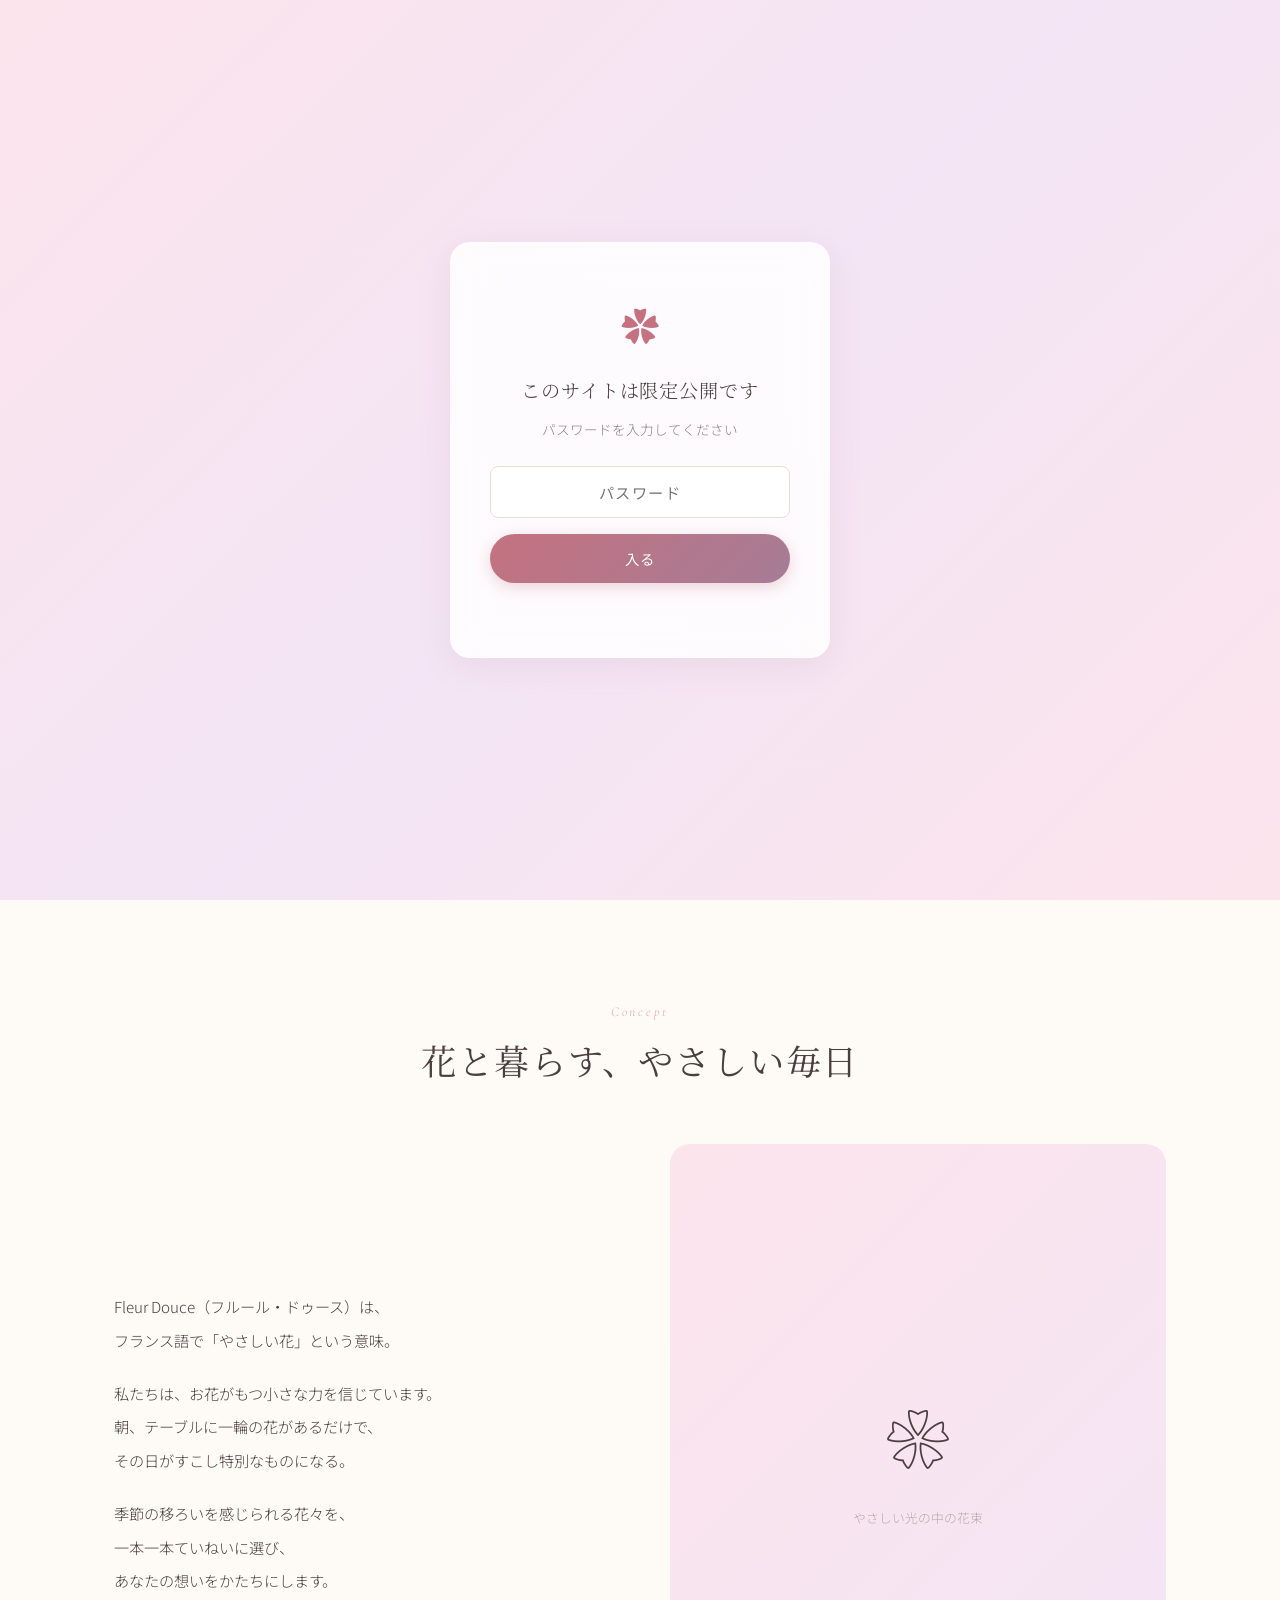
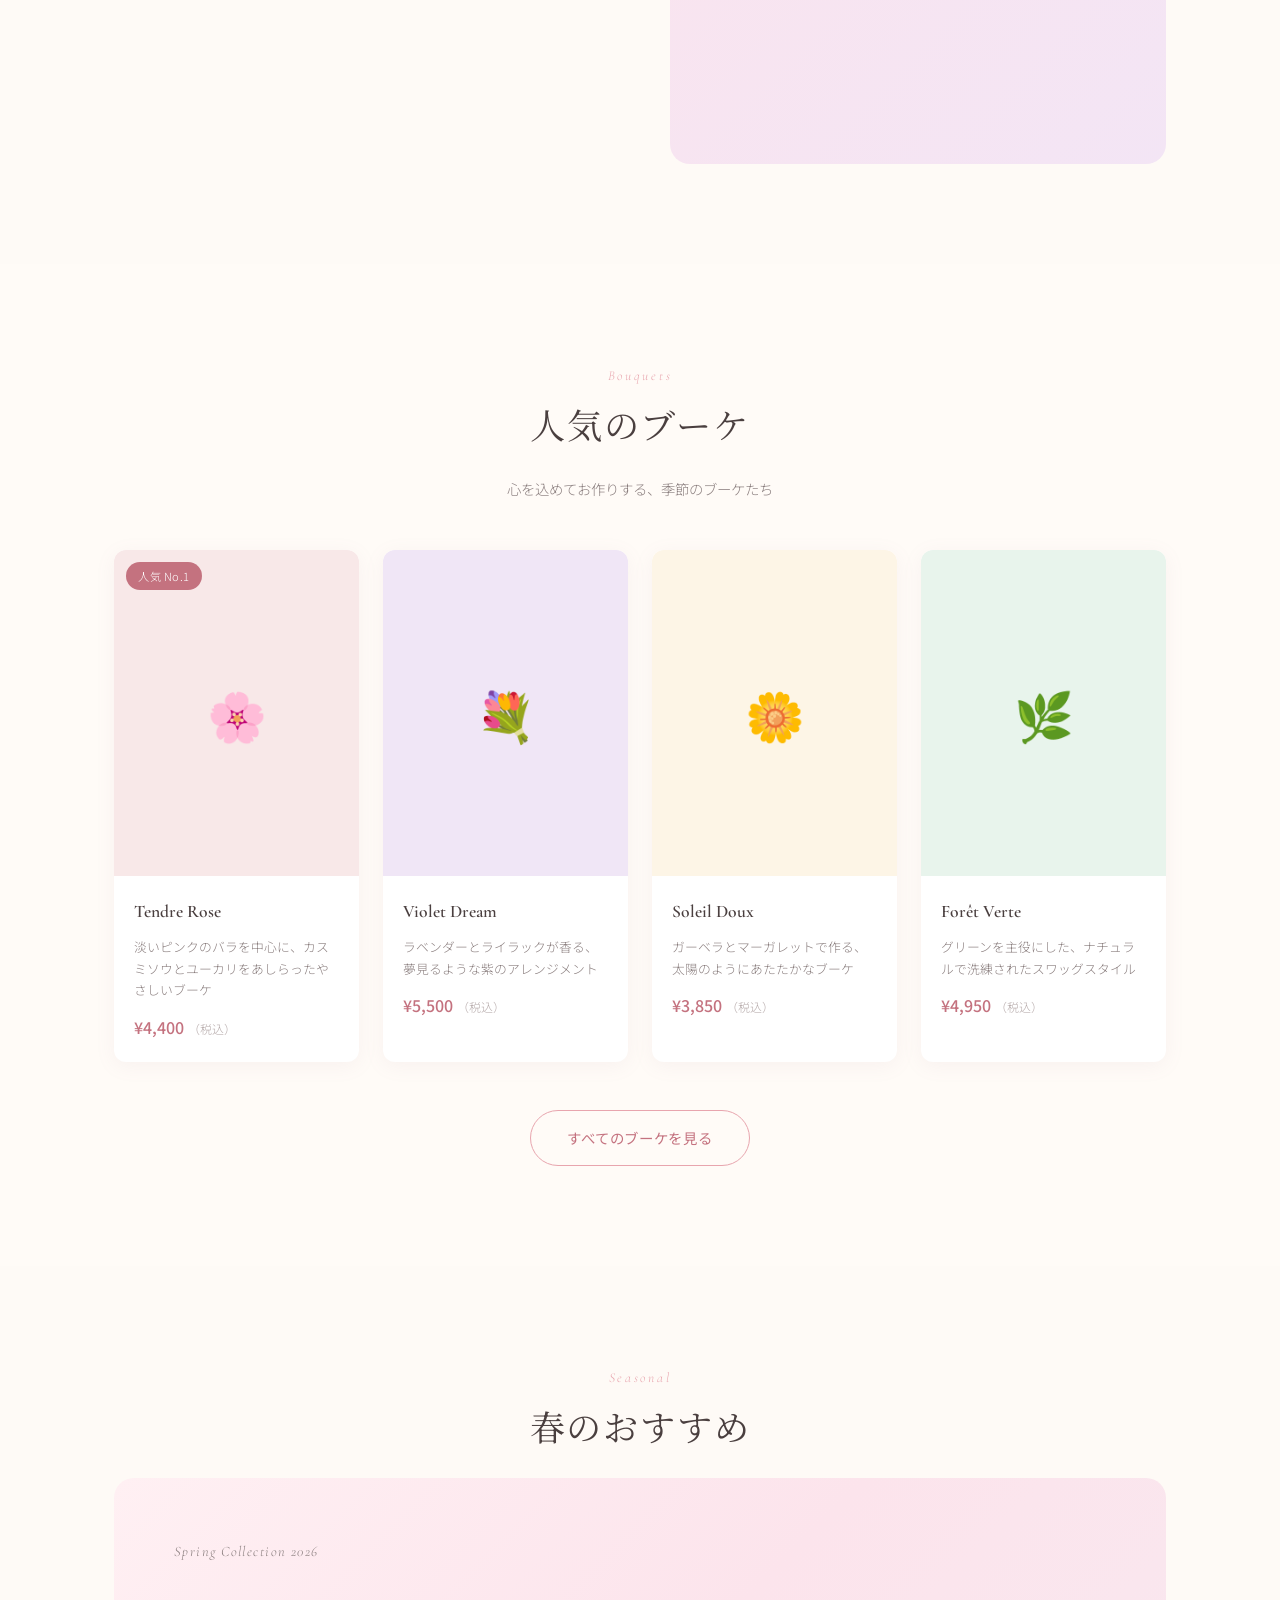
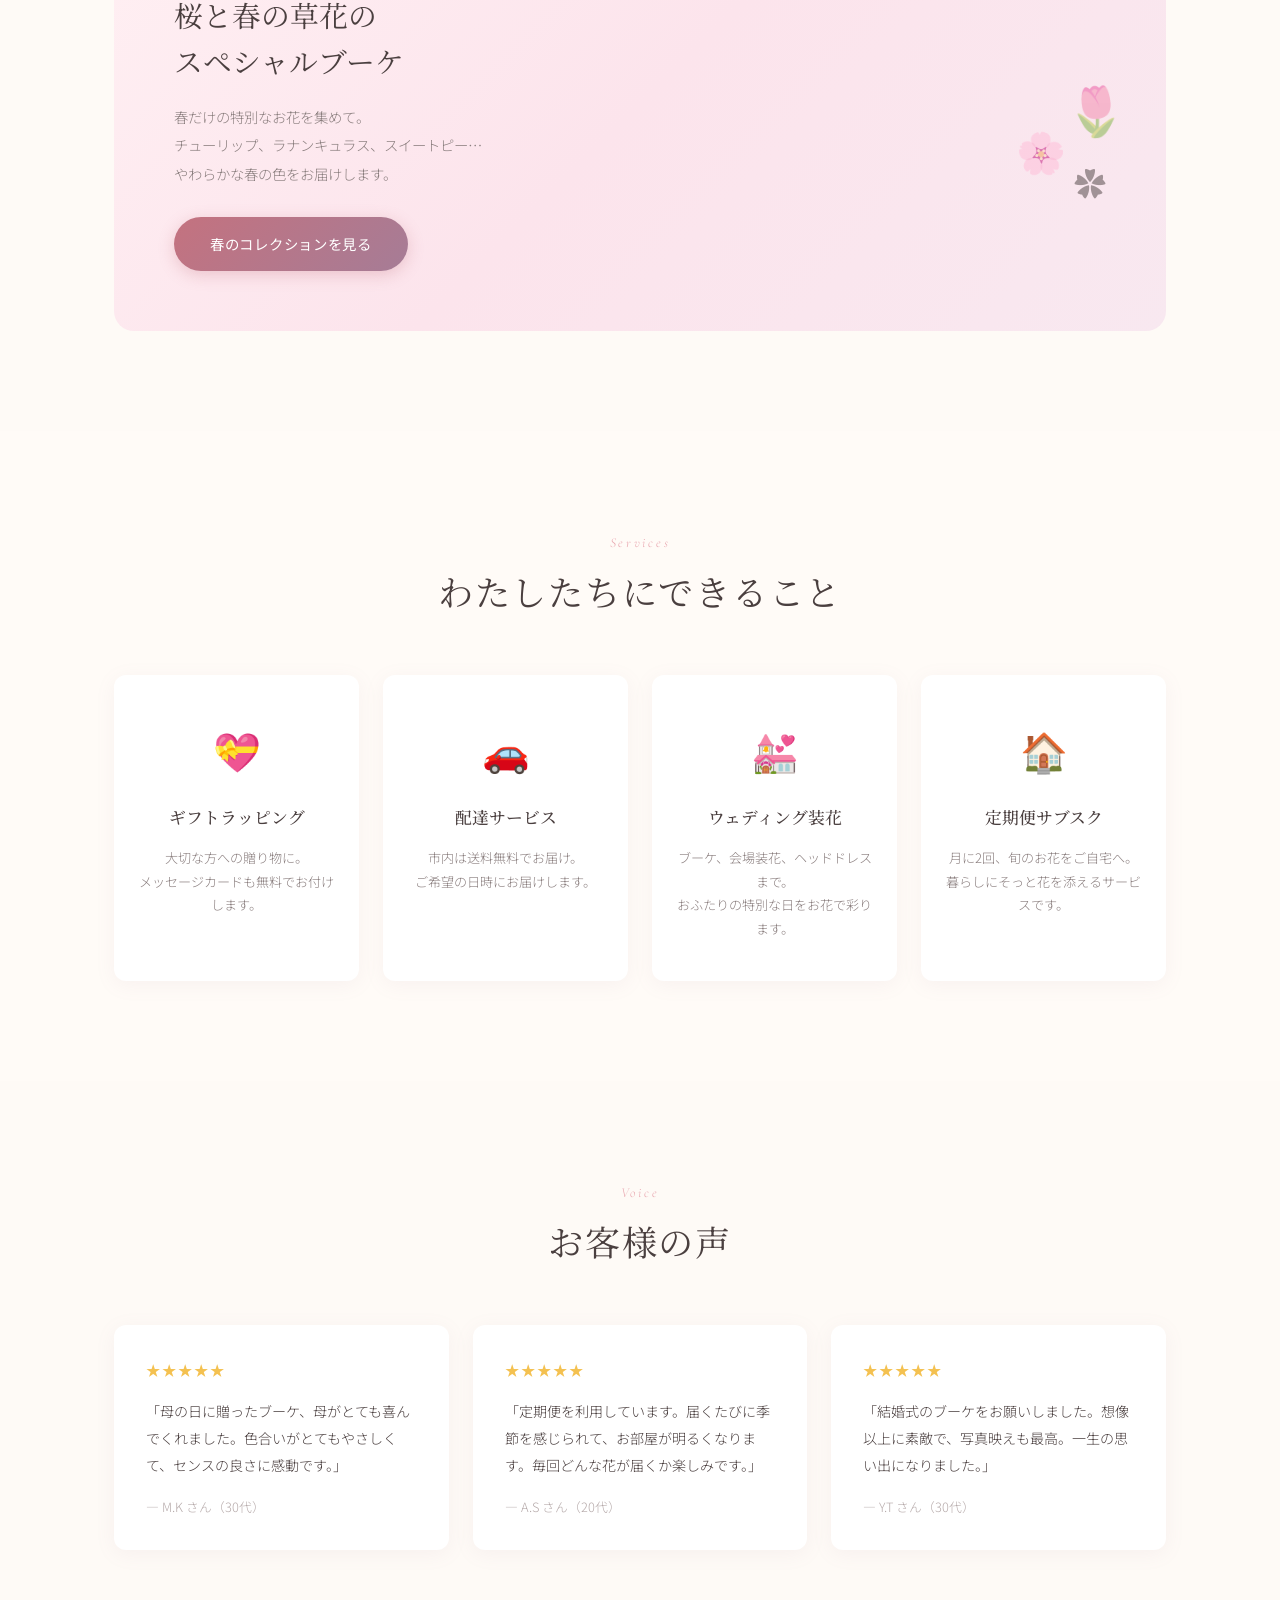
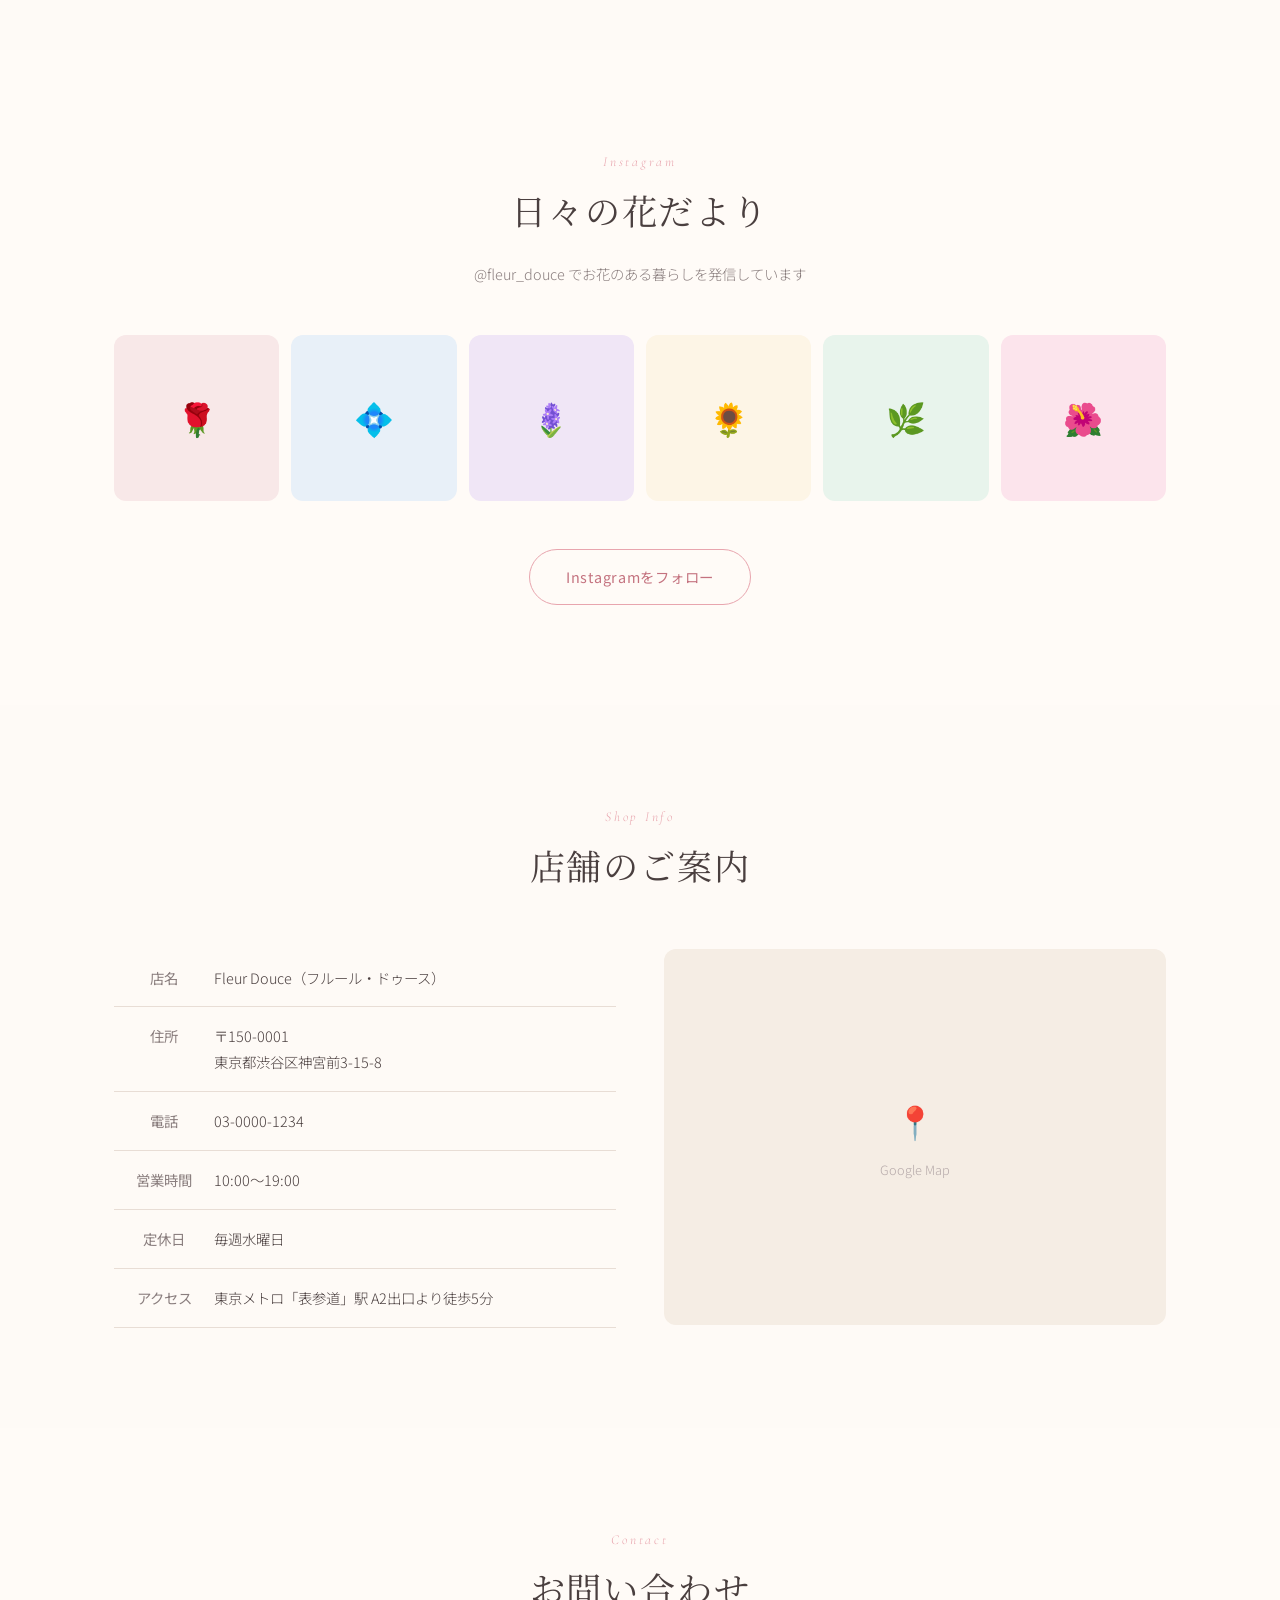
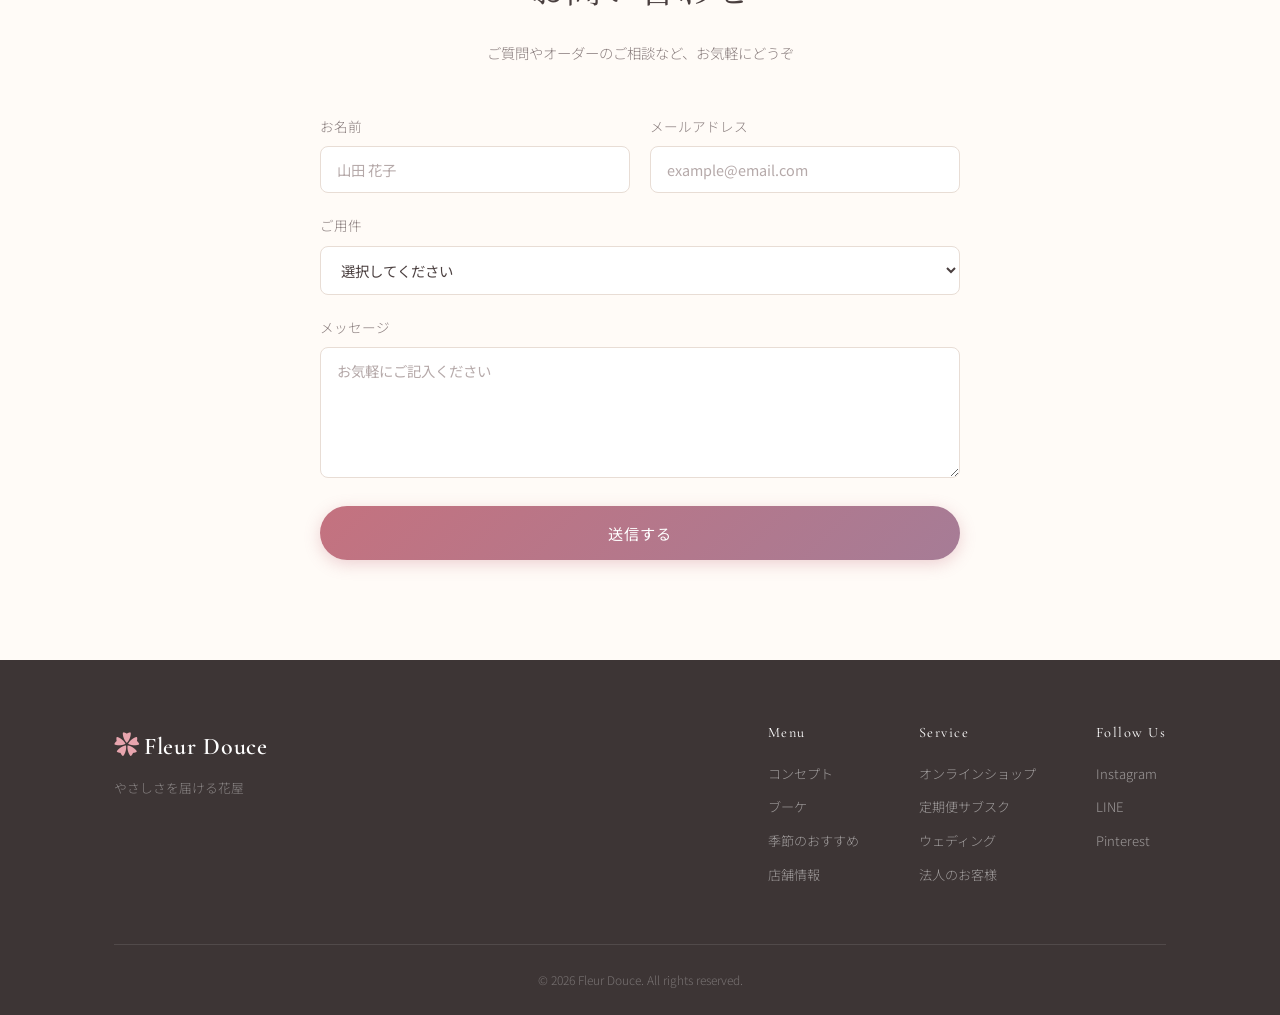
<file: index.html>
<!DOCTYPE html>
<html lang="ja">
<head>
  <meta charset="UTF-8">
  <meta name="viewport" content="width=device-width, initial-scale=1.0">
  <title>Fleur Douce — やさしさを届ける花屋</title>
  <meta name="robots" content="noindex, nofollow, noarchive, nosnippet">
  <meta name="googlebot" content="noindex, nofollow">
  <link rel="preconnect" href="https://fonts.googleapis.com">
  <link rel="preconnect" href="https://fonts.gstatic.com" crossorigin>
  <link href="https://fonts.googleapis.com/css2?family=Cormorant+Garamond:ital,wght@0,400;0,600;1,400&family=Noto+Sans+JP:wght@300;400;500&family=Noto+Serif+JP:wght@300;400;500&display=swap" rel="stylesheet">
  <link rel="stylesheet" href="style.css">
</head>
<body>

  <!-- パスワード画面 -->
  <div id="password-gate" class="pw-gate">
    <div class="pw-box">
      <span class="pw-icon">✿</span>
      <p class="pw-title">このサイトは限定公開です</p>
      <p class="pw-desc">パスワードを入力してください</p>
      <input type="password" id="pw-input" class="pw-input" placeholder="パスワード">
      <button id="pw-submit" class="btn btn-primary pw-btn">入る</button>
      <p id="pw-error" class="pw-error"></p>
    </div>
  </div>

  <!-- ヘッダー -->
  <header class="header">
    <div class="header-inner">
      <a href="#" class="logo">
        <span class="logo-icon">✿</span>
        <span class="logo-text">Fleur Douce</span>
      </a>
      <nav class="nav">
        <ul class="nav-list">
          <li><a href="#concept">Concept</a></li>
          <li><a href="#bouquets">Bouquets</a></li>
          <li><a href="#seasonal">Seasonal</a></li>
          <li><a href="#shop">Shop Info</a></li>
          <li><a href="#contact">Contact</a></li>
        </ul>
      </nav>
      <button class="hamburger" aria-label="メニュー">
        <span></span><span></span><span></span>
      </button>
    </div>
  </header>

  <!-- ヒーローセクション -->
  <section class="hero">
    <div class="hero-overlay"></div>
    <div class="hero-content">
      <p class="hero-sub">— flowers for your precious days —</p>
      <h1 class="hero-title">日常に、<br>やさしい彩りを。</h1>
      <p class="hero-desc">大切なあの人へ、がんばった自分へ。<br>一輪の花がそっと気持ちを届けます。</p>
      <a href="#bouquets" class="btn btn-primary">花束を見る</a>
    </div>
  </section>

  <!-- コンセプト -->
  <section id="concept" class="section concept">
    <div class="container">
      <div class="section-label">Concept</div>
      <h2 class="section-title">花と暮らす、やさしい毎日</h2>
      <div class="concept-grid">
        <div class="concept-text">
          <p>
            Fleur Douce（フルール・ドゥース）は、<br>
            フランス語で「やさしい花」という意味。
          </p>
          <p>
            私たちは、お花がもつ小さな力を信じています。<br>
            朝、テーブルに一輪の花があるだけで、<br>
            その日がすこし特別なものになる。
          </p>
          <p>
            季節の移ろいを感じられる花々を、<br>
            一本一本ていねいに選び、<br>
            あなたの想いをかたちにします。
          </p>
        </div>
        <div class="concept-image">
          <div class="concept-image-placeholder">
            <span>❀</span>
            <p>やさしい光の中の花束</p>
          </div>
        </div>
      </div>
    </div>
  </section>

  <!-- 人気の花束 -->
  <section id="bouquets" class="section bouquets">
    <div class="container">
      <div class="section-label">Bouquets</div>
      <h2 class="section-title">人気のブーケ</h2>
      <p class="section-desc">心を込めてお作りする、季節のブーケたち</p>
      <div class="bouquet-grid">
        <article class="bouquet-card">
          <div class="bouquet-image">
            <div class="bouquet-image-placeholder" style="background-color: #f8e8e8;">
              <span>🌸</span>
            </div>
            <span class="bouquet-badge">人気 No.1</span>
          </div>
          <div class="bouquet-info">
            <h3>Tendre Rose</h3>
            <p class="bouquet-desc">淡いピンクのバラを中心に、カスミソウとユーカリをあしらったやさしいブーケ</p>
            <p class="bouquet-price">¥4,400 <span class="tax">（税込）</span></p>
          </div>
        </article>
        <article class="bouquet-card">
          <div class="bouquet-image">
            <div class="bouquet-image-placeholder" style="background-color: #f0e6f6;">
              <span>💐</span>
            </div>
          </div>
          <div class="bouquet-info">
            <h3>Violet Dream</h3>
            <p class="bouquet-desc">ラベンダーとライラックが香る、夢見るような紫のアレンジメント</p>
            <p class="bouquet-price">¥5,500 <span class="tax">（税込）</span></p>
          </div>
        </article>
        <article class="bouquet-card">
          <div class="bouquet-image">
            <div class="bouquet-image-placeholder" style="background-color: #fdf5e6;">
              <span>🌼</span>
            </div>
          </div>
          <div class="bouquet-info">
            <h3>Soleil Doux</h3>
            <p class="bouquet-desc">ガーベラとマーガレットで作る、太陽のようにあたたかなブーケ</p>
            <p class="bouquet-price">¥3,850 <span class="tax">（税込）</span></p>
          </div>
        </article>
        <article class="bouquet-card">
          <div class="bouquet-image">
            <div class="bouquet-image-placeholder" style="background-color: #e8f4ec;">
              <span>🌿</span>
            </div>
          </div>
          <div class="bouquet-info">
            <h3>Forêt Verte</h3>
            <p class="bouquet-desc">グリーンを主役にした、ナチュラルで洗練されたスワッグスタイル</p>
            <p class="bouquet-price">¥4,950 <span class="tax">（税込）</span></p>
          </div>
        </article>
      </div>
      <div class="section-cta">
        <a href="#" class="btn btn-outline">すべてのブーケを見る</a>
      </div>
    </div>
  </section>

  <!-- 季節のおすすめ -->
  <section id="seasonal" class="section seasonal">
    <div class="container">
      <div class="section-label">Seasonal</div>
      <h2 class="section-title">春のおすすめ</h2>
      <div class="seasonal-banner">
        <div class="seasonal-banner-content">
          <p class="seasonal-tag">Spring Collection 2026</p>
          <h3>桜と春の草花の<br>スペシャルブーケ</h3>
          <p>
            春だけの特別なお花を集めて。<br>
            チューリップ、ラナンキュラス、スイートピー…<br>
            やわらかな春の色をお届けします。
          </p>
          <a href="#" class="btn btn-primary">春のコレクションを見る</a>
        </div>
        <div class="seasonal-banner-deco">
          <span class="deco-flower deco-1">🌷</span>
          <span class="deco-flower deco-2">🌸</span>
          <span class="deco-flower deco-3">✿</span>
        </div>
      </div>
    </div>
  </section>

  <!-- サービス -->
  <section class="section services">
    <div class="container">
      <div class="section-label">Services</div>
      <h2 class="section-title">わたしたちにできること</h2>
      <div class="service-grid">
        <div class="service-card">
          <div class="service-icon">💝</div>
          <h3>ギフトラッピング</h3>
          <p>大切な方への贈り物に。<br>メッセージカードも無料でお付けします。</p>
        </div>
        <div class="service-card">
          <div class="service-icon">🚗</div>
          <h3>配達サービス</h3>
          <p>市内は送料無料でお届け。<br>ご希望の日時にお届けします。</p>
        </div>
        <div class="service-card">
          <div class="service-icon">💒</div>
          <h3>ウェディング装花</h3>
          <p>ブーケ、会場装花、ヘッドドレスまで。<br>おふたりの特別な日をお花で彩ります。</p>
        </div>
        <div class="service-card">
          <div class="service-icon">🏠</div>
          <h3>定期便サブスク</h3>
          <p>月に2回、旬のお花をご自宅へ。<br>暮らしにそっと花を添えるサービスです。</p>
        </div>
      </div>
    </div>
  </section>

  <!-- お客様の声 -->
  <section class="section testimonials">
    <div class="container">
      <div class="section-label">Voice</div>
      <h2 class="section-title">お客様の声</h2>
      <div class="testimonial-grid">
        <div class="testimonial-card">
          <div class="testimonial-stars">★★★★★</div>
          <p class="testimonial-text">「母の日に贈ったブーケ、母がとても喜んでくれました。色合いがとてもやさしくて、センスの良さに感動です。」</p>
          <p class="testimonial-author">— M.K さん（30代）</p>
        </div>
        <div class="testimonial-card">
          <div class="testimonial-stars">★★★★★</div>
          <p class="testimonial-text">「定期便を利用しています。届くたびに季節を感じられて、お部屋が明るくなります。毎回どんな花が届くか楽しみです。」</p>
          <p class="testimonial-author">— A.S さん（20代）</p>
        </div>
        <div class="testimonial-card">
          <div class="testimonial-stars">★★★★★</div>
          <p class="testimonial-text">「結婚式のブーケをお願いしました。想像以上に素敵で、写真映えも最高。一生の思い出になりました。」</p>
          <p class="testimonial-author">— Y.T さん（30代）</p>
        </div>
      </div>
    </div>
  </section>

  <!-- Instagram -->
  <section class="section instagram">
    <div class="container">
      <div class="section-label">Instagram</div>
      <h2 class="section-title">日々の花だより</h2>
      <p class="section-desc">@fleur_douce でお花のある暮らしを発信しています</p>
      <div class="insta-grid">
        <div class="insta-item" style="background-color: #f8e8e8;"><span>🌹</span></div>
        <div class="insta-item" style="background-color: #e8f0f8;"><span>💠</span></div>
        <div class="insta-item" style="background-color: #f0e6f6;"><span>🪻</span></div>
        <div class="insta-item" style="background-color: #fdf5e6;"><span>🌻</span></div>
        <div class="insta-item" style="background-color: #e8f4ec;"><span>🌿</span></div>
        <div class="insta-item" style="background-color: #fce4ec;"><span>🌺</span></div>
      </div>
      <div class="section-cta">
        <a href="#" class="btn btn-outline">Instagramをフォロー</a>
      </div>
    </div>
  </section>

  <!-- 店舗情報 -->
  <section id="shop" class="section shop-info">
    <div class="container">
      <div class="section-label">Shop Info</div>
      <h2 class="section-title">店舗のご案内</h2>
      <div class="shop-grid">
        <div class="shop-details">
          <table class="shop-table">
            <tr>
              <th>店名</th>
              <td>Fleur Douce（フルール・ドゥース）</td>
            </tr>
            <tr>
              <th>住所</th>
              <td>〒150-0001<br>東京都渋谷区神宮前3-15-8</td>
            </tr>
            <tr>
              <th>電話</th>
              <td>03-0000-1234</td>
            </tr>
            <tr>
              <th>営業時間</th>
              <td>10:00〜19:00</td>
            </tr>
            <tr>
              <th>定休日</th>
              <td>毎週水曜日</td>
            </tr>
            <tr>
              <th>アクセス</th>
              <td>東京メトロ「表参道」駅 A2出口より徒歩5分</td>
            </tr>
          </table>
        </div>
        <div class="shop-map">
          <div class="map-placeholder">
            <span>📍</span>
            <p>Google Map</p>
          </div>
        </div>
      </div>
    </div>
  </section>

  <!-- お問い合わせ -->
  <section id="contact" class="section contact">
    <div class="container">
      <div class="section-label">Contact</div>
      <h2 class="section-title">お問い合わせ</h2>
      <p class="section-desc">ご質問やオーダーのご相談など、お気軽にどうぞ</p>
      <form class="contact-form" onsubmit="return false;">
        <div class="form-row">
          <div class="form-group">
            <label for="name">お名前</label>
            <input type="text" id="name" placeholder="山田 花子">
          </div>
          <div class="form-group">
            <label for="email">メールアドレス</label>
            <input type="email" id="email" placeholder="example@email.com">
          </div>
        </div>
        <div class="form-group">
          <label for="subject">ご用件</label>
          <select id="subject">
            <option value="">選択してください</option>
            <option>花束のオーダーについて</option>
            <option>ウェディングのご相談</option>
            <option>定期便について</option>
            <option>その他</option>
          </select>
        </div>
        <div class="form-group">
          <label for="message">メッセージ</label>
          <textarea id="message" rows="5" placeholder="お気軽にご記入ください"></textarea>
        </div>
        <button type="submit" class="btn btn-primary">送信する</button>
      </form>
    </div>
  </section>

  <!-- フッター -->
  <footer class="footer">
    <div class="container">
      <div class="footer-top">
        <div class="footer-brand">
          <span class="logo-icon">✿</span>
          <span class="logo-text">Fleur Douce</span>
          <p class="footer-tagline">やさしさを届ける花屋</p>
        </div>
        <div class="footer-links">
          <div class="footer-col">
            <h4>Menu</h4>
            <ul>
              <li><a href="#concept">コンセプト</a></li>
              <li><a href="#bouquets">ブーケ</a></li>
              <li><a href="#seasonal">季節のおすすめ</a></li>
              <li><a href="#shop">店舗情報</a></li>
            </ul>
          </div>
          <div class="footer-col">
            <h4>Service</h4>
            <ul>
              <li><a href="#">オンラインショップ</a></li>
              <li><a href="#">定期便サブスク</a></li>
              <li><a href="#">ウェディング</a></li>
              <li><a href="#">法人のお客様</a></li>
            </ul>
          </div>
          <div class="footer-col">
            <h4>Follow Us</h4>
            <ul>
              <li><a href="#">Instagram</a></li>
              <li><a href="#">LINE</a></li>
              <li><a href="#">Pinterest</a></li>
            </ul>
          </div>
        </div>
      </div>
      <div class="footer-bottom">
        <p>&copy; 2026 Fleur Douce. All rights reserved.</p>
      </div>
    </div>
  </footer>

  <script src="script.js"></script>
</body>
</html>
</file>
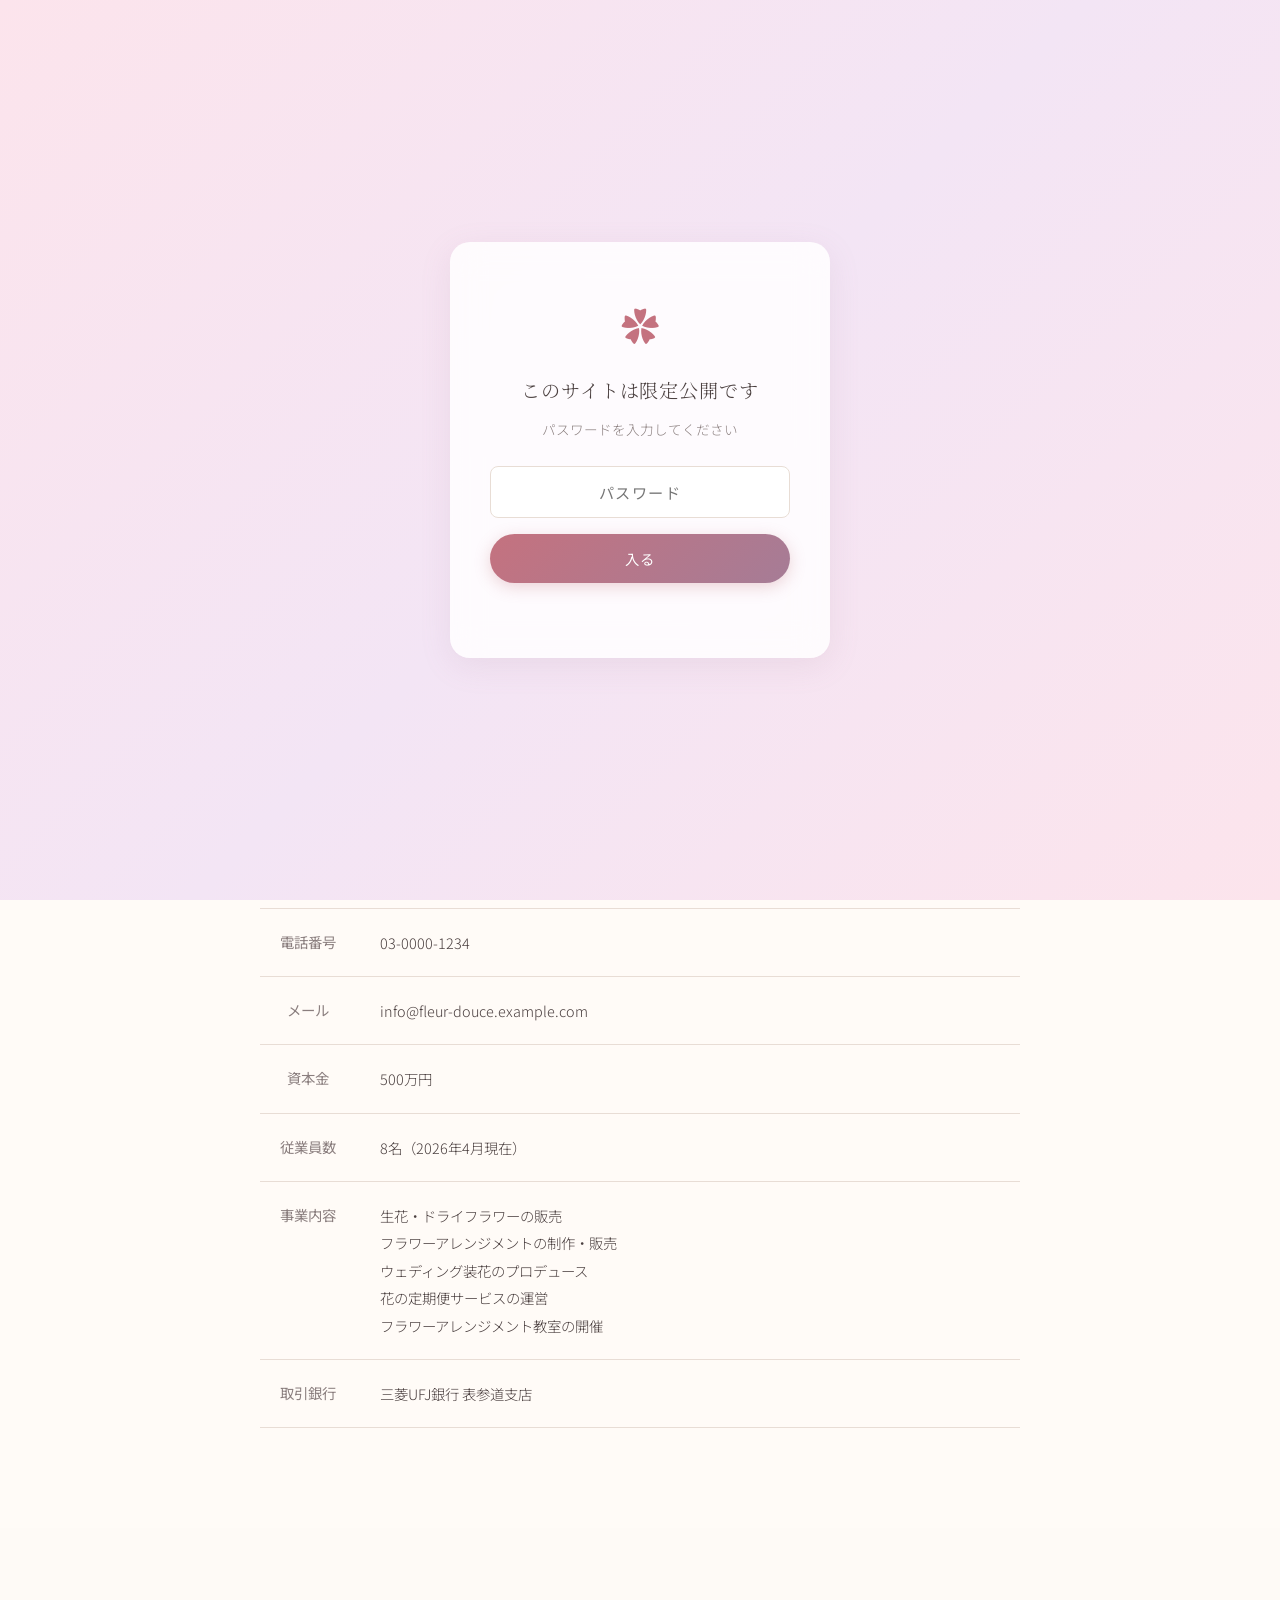
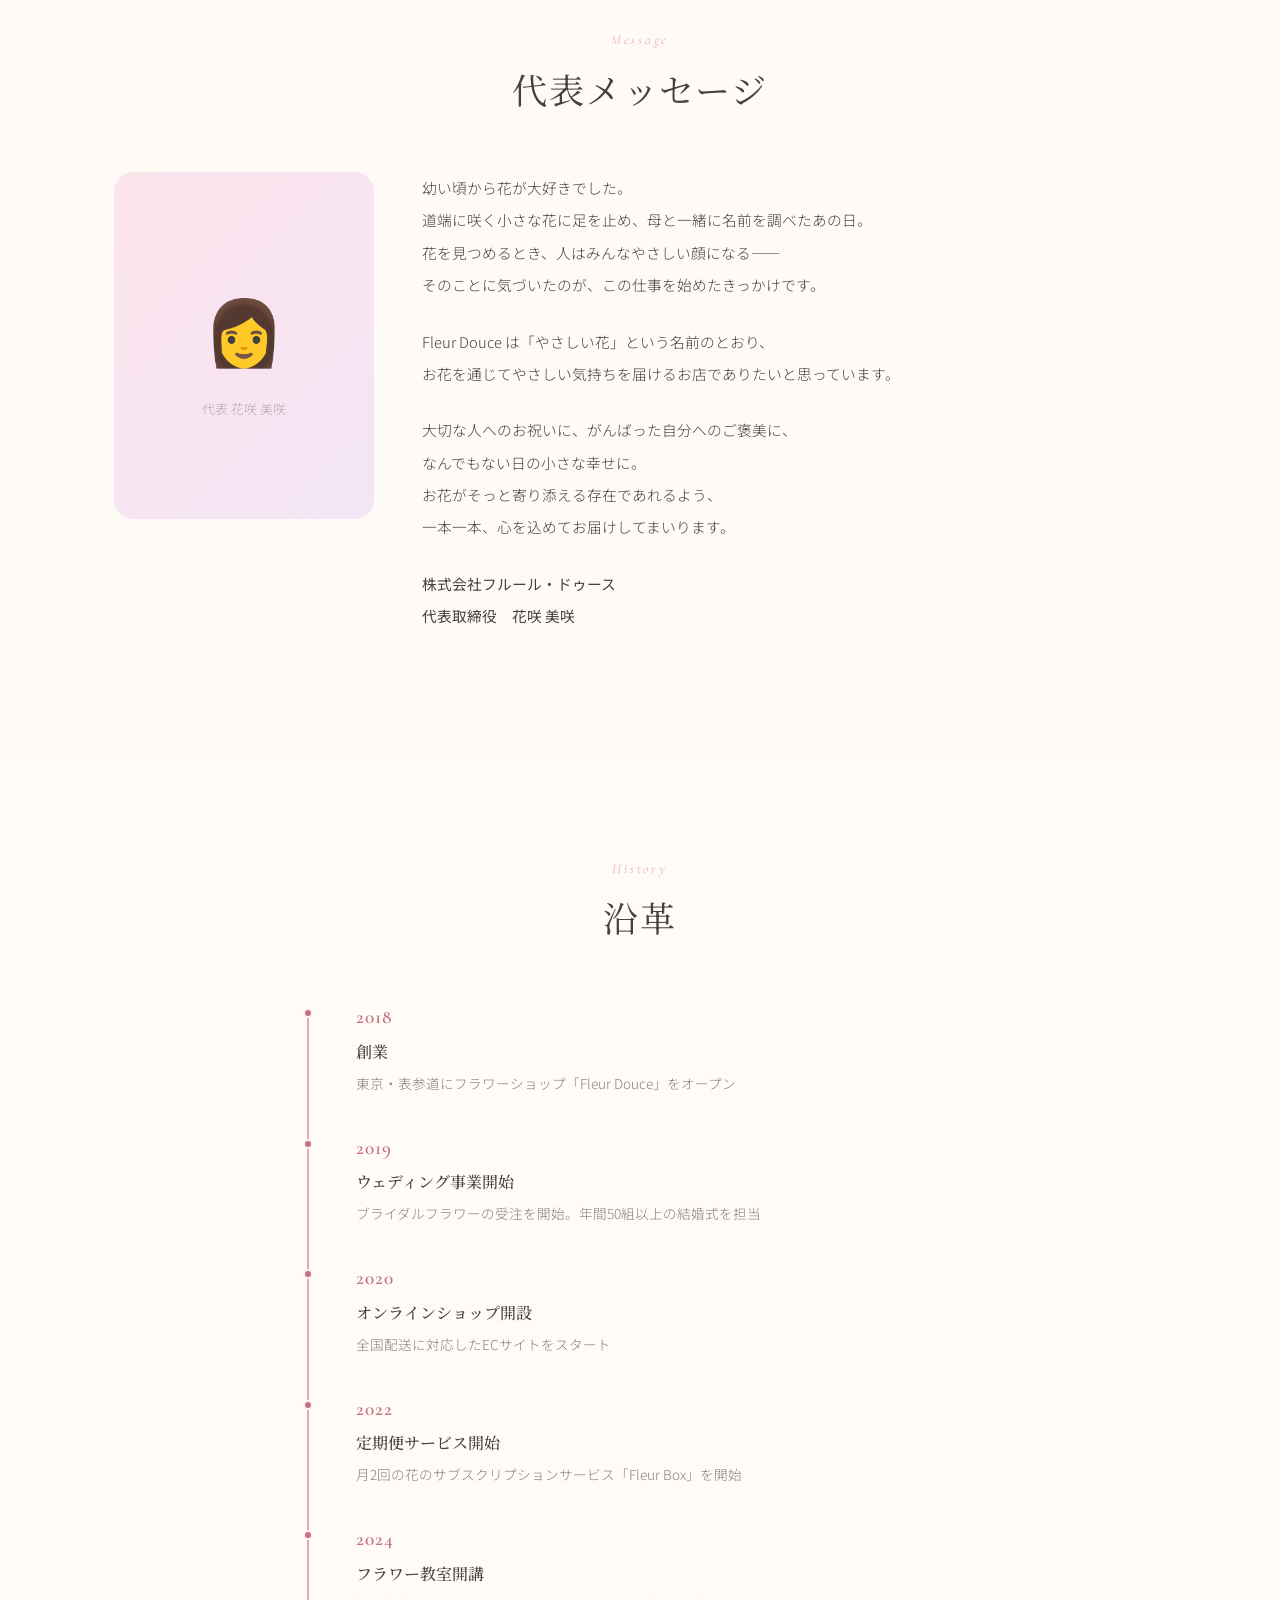
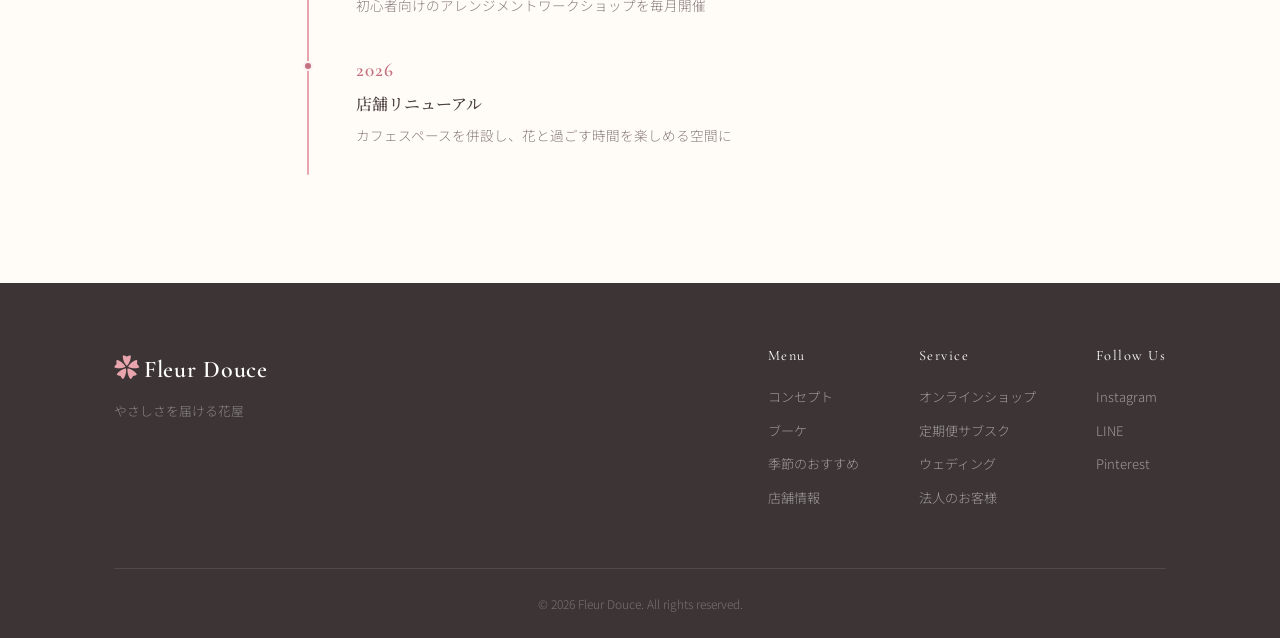
<file: company.html>
<!DOCTYPE html>
<html lang="ja">
<head>
  <meta charset="UTF-8">
  <meta name="viewport" content="width=device-width, initial-scale=1.0">
  <title>会社概要 — Fleur Douce</title>
  <meta name="robots" content="noindex, nofollow, noarchive, nosnippet">
  <meta name="googlebot" content="noindex, nofollow">
  <link rel="preconnect" href="https://fonts.googleapis.com">
  <link rel="preconnect" href="https://fonts.gstatic.com" crossorigin>
  <link href="https://fonts.googleapis.com/css2?family=Cormorant+Garamond:ital,wght@0,400;0,600;1,400&family=Noto+Sans+JP:wght@300;400;500&family=Noto+Serif+JP:wght@300;400;500&display=swap" rel="stylesheet">
  <link rel="stylesheet" href="style.css">
</head>
<body>

  <!-- パスワード画面 -->
  <div id="password-gate" class="pw-gate">
    <div class="pw-box">
      <span class="pw-icon">✿</span>
      <p class="pw-title">このサイトは限定公開です</p>
      <p class="pw-desc">パスワードを入力してください</p>
      <input type="password" id="pw-input" class="pw-input" placeholder="パスワード">
      <button id="pw-submit" class="btn btn-primary pw-btn">入る</button>
      <p id="pw-error" class="pw-error"></p>
    </div>
  </div>

  <!-- ヘッダー -->
  <header class="header">
    <div class="header-inner">
      <a href="index.html" class="logo">
        <span class="logo-icon">✿</span>
        <span class="logo-text">Fleur Douce</span>
      </a>
      <nav class="nav">
        <ul class="nav-list">
          <li><a href="index.html">Home</a></li>
          <li><a href="index.html#concept">Concept</a></li>
          <li><a href="index.html#bouquets">Bouquets</a></li>
          <li><a href="index.html#shop">Shop Info</a></li>
          <li><a href="company.html" class="nav-active">Company</a></li>
        </ul>
      </nav>
      <button class="hamburger" aria-label="メニュー">
        <span></span><span></span><span></span>
      </button>
    </div>
  </header>

  <!-- ページヒーロー -->
  <section class="page-hero">
    <div class="page-hero-content">
      <p class="hero-sub">— about us —</p>
      <h1 class="page-hero-title">会社概要</h1>
    </div>
  </section>

  <!-- 会社概要テーブル -->
  <section class="section company-overview">
    <div class="container">
      <div class="section-label">Company</div>
      <h2 class="section-title">私たちについて</h2>
      <div class="company-table-wrapper">
        <table class="company-table">
          <tr>
            <th>会社名</th>
            <td>株式会社フルール・ドゥース</td>
          </tr>
          <tr>
            <th>英文社名</th>
            <td>Fleur Douce Inc.</td>
          </tr>
          <tr>
            <th>設立</th>
            <td>2018年4月1日</td>
          </tr>
          <tr>
            <th>代表取締役</th>
            <td>花咲 美咲（はなさき みさき）</td>
          </tr>
          <tr>
            <th>所在地</th>
            <td>〒150-0001<br>東京都渋谷区神宮前3-15-8 フルールビル1F</td>
          </tr>
          <tr>
            <th>電話番号</th>
            <td>03-0000-1234</td>
          </tr>
          <tr>
            <th>メール</th>
            <td>info@fleur-douce.example.com</td>
          </tr>
          <tr>
            <th>資本金</th>
            <td>500万円</td>
          </tr>
          <tr>
            <th>従業員数</th>
            <td>8名（2026年4月現在）</td>
          </tr>
          <tr>
            <th>事業内容</th>
            <td>
              生花・ドライフラワーの販売<br>
              フラワーアレンジメントの制作・販売<br>
              ウェディング装花のプロデュース<br>
              花の定期便サービスの運営<br>
              フラワーアレンジメント教室の開催
            </td>
          </tr>
          <tr>
            <th>取引銀行</th>
            <td>三菱UFJ銀行 表参道支店</td>
          </tr>
        </table>
      </div>
    </div>
  </section>

  <!-- 代表メッセージ -->
  <section class="section message">
    <div class="container">
      <div class="section-label">Message</div>
      <h2 class="section-title">代表メッセージ</h2>
      <div class="message-content">
        <div class="message-image">
          <div class="message-image-placeholder">
            <span>👩</span>
            <p>代表 花咲 美咲</p>
          </div>
        </div>
        <div class="message-text">
          <p>
            幼い頃から花が大好きでした。<br>
            道端に咲く小さな花に足を止め、母と一緒に名前を調べたあの日。<br>
            花を見つめるとき、人はみんなやさしい顔になる——<br>
            そのことに気づいたのが、この仕事を始めたきっかけです。
          </p>
          <p>
            Fleur Douce は「やさしい花」という名前のとおり、<br>
            お花を通じてやさしい気持ちを届けるお店でありたいと思っています。
          </p>
          <p>
            大切な人へのお祝いに、がんばった自分へのご褒美に、<br>
            なんでもない日の小さな幸せに。<br>
            お花がそっと寄り添える存在であれるよう、<br>
            一本一本、心を込めてお届けしてまいります。
          </p>
          <p class="message-signature">
            株式会社フルール・ドゥース<br>
            代表取締役　花咲 美咲
          </p>
        </div>
      </div>
    </div>
  </section>

  <!-- 沿革 -->
  <section class="section history">
    <div class="container">
      <div class="section-label">History</div>
      <h2 class="section-title">沿革</h2>
      <div class="timeline">
        <div class="timeline-item">
          <div class="timeline-year">2018</div>
          <div class="timeline-body">
            <h3>創業</h3>
            <p>東京・表参道にフラワーショップ「Fleur Douce」をオープン</p>
          </div>
        </div>
        <div class="timeline-item">
          <div class="timeline-year">2019</div>
          <div class="timeline-body">
            <h3>ウェディング事業開始</h3>
            <p>ブライダルフラワーの受注を開始。年間50組以上の結婚式を担当</p>
          </div>
        </div>
        <div class="timeline-item">
          <div class="timeline-year">2020</div>
          <div class="timeline-body">
            <h3>オンラインショップ開設</h3>
            <p>全国配送に対応したECサイトをスタート</p>
          </div>
        </div>
        <div class="timeline-item">
          <div class="timeline-year">2022</div>
          <div class="timeline-body">
            <h3>定期便サービス開始</h3>
            <p>月2回の花のサブスクリプションサービス「Fleur Box」を開始</p>
          </div>
        </div>
        <div class="timeline-item">
          <div class="timeline-year">2024</div>
          <div class="timeline-body">
            <h3>フラワー教室開講</h3>
            <p>初心者向けのアレンジメントワークショップを毎月開催</p>
          </div>
        </div>
        <div class="timeline-item">
          <div class="timeline-year">2026</div>
          <div class="timeline-body">
            <h3>店舗リニューアル</h3>
            <p>カフェスペースを併設し、花と過ごす時間を楽しめる空間に</p>
          </div>
        </div>
      </div>
    </div>
  </section>

  <!-- フッター -->
  <footer class="footer">
    <div class="container">
      <div class="footer-top">
        <div class="footer-brand">
          <span class="logo-icon">✿</span>
          <span class="logo-text">Fleur Douce</span>
          <p class="footer-tagline">やさしさを届ける花屋</p>
        </div>
        <div class="footer-links">
          <div class="footer-col">
            <h4>Menu</h4>
            <ul>
              <li><a href="index.html#concept">コンセプト</a></li>
              <li><a href="index.html#bouquets">ブーケ</a></li>
              <li><a href="index.html#seasonal">季節のおすすめ</a></li>
              <li><a href="index.html#shop">店舗情報</a></li>
            </ul>
          </div>
          <div class="footer-col">
            <h4>Service</h4>
            <ul>
              <li><a href="#">オンラインショップ</a></li>
              <li><a href="#">定期便サブスク</a></li>
              <li><a href="#">ウェディング</a></li>
              <li><a href="#">法人のお客様</a></li>
            </ul>
          </div>
          <div class="footer-col">
            <h4>Follow Us</h4>
            <ul>
              <li><a href="#">Instagram</a></li>
              <li><a href="#">LINE</a></li>
              <li><a href="#">Pinterest</a></li>
            </ul>
          </div>
        </div>
      </div>
      <div class="footer-bottom">
        <p>&copy; 2026 Fleur Douce. All rights reserved.</p>
      </div>
    </div>
  </footer>

  <script src="script.js"></script>
</body>
</html>
</file>
<file: style.css>
/* ========================================
   Fleur Douce — Style Sheet
   ======================================== */

/* --- Password Gate --- */
.pw-gate {
  position: fixed;
  top: 0;
  left: 0;
  right: 0;
  bottom: 0;
  z-index: 9999;
  background: linear-gradient(135deg, #fce4ec 0%, #f3e5f5 50%, #fce4ec 100%);
  display: flex;
  align-items: center;
  justify-content: center;
}

.pw-gate.hidden {
  display: none;
}

.pw-box {
  text-align: center;
  background: rgba(255, 255, 255, 0.85);
  backdrop-filter: blur(16px);
  padding: 48px 40px;
  border-radius: 20px;
  box-shadow: 0 8px 32px rgba(166, 124, 150, 0.12);
  max-width: 380px;
  width: 90%;
}

.pw-icon {
  font-size: 2.4rem;
  display: block;
  margin-bottom: 16px;
  color: #c4727f;
}

.pw-title {
  font-family: 'Cormorant Garamond', 'Noto Serif JP', serif;
  font-size: 1.2rem;
  color: #4a3f3f;
  margin-bottom: 8px;
  letter-spacing: 0.05em;
}

.pw-desc {
  font-size: 0.85rem;
  color: #8a7e7e;
  margin-bottom: 24px;
}

.pw-input {
  width: 100%;
  padding: 14px 16px;
  border: 1.5px solid #e8ddd5;
  border-radius: 8px;
  font-family: 'Noto Sans JP', sans-serif;
  font-size: 0.95rem;
  color: #4a3f3f;
  background: #ffffff;
  outline: none;
  text-align: center;
  letter-spacing: 0.1em;
  transition: border-color 0.3s ease;
  margin-bottom: 16px;
}

.pw-input:focus {
  border-color: #e8a5ae;
}

.pw-btn {
  width: 100%;
  padding: 14px;
}

.pw-error {
  color: #c4727f;
  font-size: 0.82rem;
  margin-top: 12px;
  min-height: 1.2em;
}

/* --- Reset & Base --- */
*,
*::before,
*::after {
  margin: 0;
  padding: 0;
  box-sizing: border-box;
}

:root {
  --color-primary: #c4727f;
  --color-primary-light: #e8a5ae;
  --color-primary-pale: #fdf0f2;
  --color-accent: #a67c96;
  --color-cream: #fefaf6;
  --color-warm-white: #fffbf7;
  --color-beige: #f5ede4;
  --color-text: #4a3f3f;
  --color-text-light: #8a7e7e;
  --color-text-lighter: #b5a9a9;
  --color-border: #e8ddd5;
  --color-white: #ffffff;
  --font-display: 'Cormorant Garamond', 'Noto Serif JP', serif;
  --font-body: 'Noto Sans JP', sans-serif;
  --radius: 12px;
  --radius-lg: 20px;
  --shadow-soft: 0 4px 20px rgba(166, 124, 150, 0.08);
  --shadow-card: 0 2px 16px rgba(166, 124, 150, 0.1);
  --transition: 0.3s ease;
}

html {
  scroll-behavior: smooth;
  font-size: 16px;
}

body {
  font-family: var(--font-body);
  font-weight: 300;
  color: var(--color-text);
  background-color: var(--color-warm-white);
  line-height: 1.8;
  -webkit-font-smoothing: antialiased;
}

a {
  text-decoration: none;
  color: inherit;
  transition: color var(--transition);
}

img {
  max-width: 100%;
  display: block;
}

ul {
  list-style: none;
}

.container {
  max-width: 1100px;
  margin: 0 auto;
  padding: 0 24px;
}

/* --- Buttons --- */
.btn {
  display: inline-block;
  padding: 14px 36px;
  border-radius: 50px;
  font-family: var(--font-body);
  font-size: 0.9rem;
  font-weight: 400;
  letter-spacing: 0.05em;
  cursor: pointer;
  transition: all var(--transition);
  border: none;
}

.btn-primary {
  background: linear-gradient(135deg, var(--color-primary), var(--color-accent));
  color: var(--color-white);
  box-shadow: 0 4px 16px rgba(196, 114, 127, 0.3);
}

.btn-primary:hover {
  transform: translateY(-2px);
  box-shadow: 0 6px 24px rgba(196, 114, 127, 0.4);
}

.btn-outline {
  background: transparent;
  color: var(--color-primary);
  border: 1.5px solid var(--color-primary-light);
}

.btn-outline:hover {
  background: var(--color-primary-pale);
}

/* --- Header --- */
.header {
  position: fixed;
  top: 0;
  left: 0;
  right: 0;
  z-index: 100;
  background: rgba(255, 251, 247, 0.92);
  backdrop-filter: blur(12px);
  border-bottom: 1px solid rgba(232, 221, 213, 0.5);
  transition: all var(--transition);
}

.header-inner {
  max-width: 1100px;
  margin: 0 auto;
  padding: 0 24px;
  display: flex;
  align-items: center;
  justify-content: space-between;
  height: 72px;
}

.logo {
  display: flex;
  align-items: center;
  gap: 10px;
}

.logo-icon {
  font-size: 1.6rem;
  color: var(--color-primary);
}

.logo-text {
  font-family: var(--font-display);
  font-size: 1.5rem;
  font-weight: 600;
  color: var(--color-text);
  letter-spacing: 0.03em;
}

.nav-list {
  display: flex;
  gap: 32px;
}

.nav-list a {
  font-size: 0.85rem;
  font-weight: 400;
  letter-spacing: 0.08em;
  color: var(--color-text-light);
  position: relative;
}

.nav-list a::after {
  content: '';
  position: absolute;
  bottom: -4px;
  left: 0;
  width: 0;
  height: 1.5px;
  background: var(--color-primary);
  transition: width var(--transition);
}

.nav-list a:hover {
  color: var(--color-primary);
}

.nav-list a:hover::after {
  width: 100%;
}

.hamburger {
  display: none;
  flex-direction: column;
  gap: 5px;
  background: none;
  border: none;
  cursor: pointer;
  padding: 8px;
}

.hamburger span {
  display: block;
  width: 22px;
  height: 1.5px;
  background: var(--color-text);
  transition: all var(--transition);
}

/* --- Hero --- */
.hero {
  position: relative;
  min-height: 100vh;
  display: flex;
  align-items: center;
  justify-content: center;
  text-align: center;
  background: linear-gradient(135deg, #fce4ec 0%, #f3e5f5 30%, #e8eaf6 60%, #fce4ec 100%);
  background-size: 300% 300%;
  animation: heroGradient 12s ease infinite;
  overflow: hidden;
}

@keyframes heroGradient {
  0% { background-position: 0% 50%; }
  50% { background-position: 100% 50%; }
  100% { background-position: 0% 50%; }
}

.hero::before {
  content: '';
  position: absolute;
  top: 0;
  left: 0;
  right: 0;
  bottom: 0;
  background:
    radial-gradient(circle at 20% 50%, rgba(255, 182, 193, 0.2) 0%, transparent 50%),
    radial-gradient(circle at 80% 20%, rgba(200, 162, 200, 0.15) 0%, transparent 50%),
    radial-gradient(circle at 50% 80%, rgba(255, 218, 185, 0.15) 0%, transparent 50%);
}

.hero-content {
  position: relative;
  z-index: 2;
  padding: 0 24px;
}

.hero-sub {
  font-family: var(--font-display);
  font-size: 1rem;
  font-style: italic;
  color: var(--color-accent);
  letter-spacing: 0.15em;
  margin-bottom: 20px;
  opacity: 0;
  animation: fadeUp 0.8s ease 0.3s forwards;
}

.hero-title {
  font-family: var(--font-display);
  font-size: clamp(2.2rem, 5vw, 3.8rem);
  font-weight: 400;
  line-height: 1.5;
  color: var(--color-text);
  margin-bottom: 24px;
  opacity: 0;
  animation: fadeUp 0.8s ease 0.6s forwards;
}

.hero-desc {
  font-size: 0.95rem;
  line-height: 2;
  color: var(--color-text-light);
  margin-bottom: 40px;
  opacity: 0;
  animation: fadeUp 0.8s ease 0.9s forwards;
}

.hero .btn {
  opacity: 0;
  animation: fadeUp 0.8s ease 1.2s forwards;
}

@keyframes fadeUp {
  from {
    opacity: 0;
    transform: translateY(20px);
  }
  to {
    opacity: 1;
    transform: translateY(0);
  }
}

/* --- Sections Common --- */
.section {
  padding: 100px 0;
}

.section-label {
  font-family: var(--font-display);
  font-size: 0.85rem;
  font-style: italic;
  letter-spacing: 0.2em;
  color: var(--color-primary-light);
  text-align: center;
  margin-bottom: 8px;
}

.section-title {
  font-family: var(--font-display);
  font-size: clamp(1.6rem, 3vw, 2.2rem);
  font-weight: 400;
  text-align: center;
  color: var(--color-text);
  margin-bottom: 16px;
  letter-spacing: 0.05em;
}

.section-desc {
  text-align: center;
  color: var(--color-text-light);
  font-size: 0.9rem;
  margin-bottom: 48px;
}

.section-cta {
  text-align: center;
  margin-top: 48px;
}

/* --- Concept --- */
.concept {
  background: var(--color-cream);
}

.concept-grid {
  display: grid;
  grid-template-columns: 1fr 1fr;
  gap: 60px;
  align-items: center;
  margin-top: 48px;
}

.concept-text p {
  margin-bottom: 20px;
  font-size: 0.95rem;
  line-height: 2.2;
  color: var(--color-text);
}

.concept-image-placeholder {
  background: linear-gradient(135deg, #fce4ec, #f3e5f5);
  border-radius: var(--radius-lg);
  aspect-ratio: 4 / 5;
  display: flex;
  flex-direction: column;
  align-items: center;
  justify-content: center;
  gap: 12px;
}

.concept-image-placeholder span {
  font-size: 4rem;
}

.concept-image-placeholder p {
  font-size: 0.8rem;
  color: var(--color-text-lighter);
}

/* --- Bouquets --- */
.bouquets {
  background: var(--color-warm-white);
}

.bouquet-grid {
  display: grid;
  grid-template-columns: repeat(4, 1fr);
  gap: 24px;
}

.bouquet-card {
  background: var(--color-white);
  border-radius: var(--radius);
  overflow: hidden;
  box-shadow: var(--shadow-soft);
  transition: all var(--transition);
}

.bouquet-card:hover {
  transform: translateY(-4px);
  box-shadow: var(--shadow-card);
}

.bouquet-image {
  position: relative;
}

.bouquet-image-placeholder {
  aspect-ratio: 3 / 4;
  display: flex;
  align-items: center;
  justify-content: center;
  font-size: 3rem;
}

.bouquet-badge {
  position: absolute;
  top: 12px;
  left: 12px;
  background: var(--color-primary);
  color: var(--color-white);
  font-size: 0.7rem;
  padding: 4px 12px;
  border-radius: 50px;
  letter-spacing: 0.05em;
}

.bouquet-info {
  padding: 20px;
}

.bouquet-info h3 {
  font-family: var(--font-display);
  font-size: 1.1rem;
  font-weight: 600;
  margin-bottom: 8px;
  color: var(--color-text);
}

.bouquet-desc {
  font-size: 0.8rem;
  color: var(--color-text-light);
  line-height: 1.7;
  margin-bottom: 12px;
}

.bouquet-price {
  font-size: 1rem;
  font-weight: 500;
  color: var(--color-primary);
}

.bouquet-price .tax {
  font-size: 0.75rem;
  font-weight: 300;
  color: var(--color-text-lighter);
}

/* --- Seasonal --- */
.seasonal {
  background: var(--color-cream);
}

.seasonal-banner {
  position: relative;
  background: linear-gradient(135deg, #fff0f3, #fce4ec, #f8e8f0);
  border-radius: var(--radius-lg);
  padding: 60px;
  overflow: hidden;
}

.seasonal-banner-content {
  position: relative;
  z-index: 2;
  max-width: 500px;
}

.seasonal-tag {
  font-family: var(--font-display);
  font-style: italic;
  color: var(--color-primary);
  letter-spacing: 0.1em;
  margin-bottom: 16px;
  font-size: 0.9rem;
}

.seasonal-banner h3 {
  font-family: var(--font-display);
  font-size: clamp(1.4rem, 2.5vw, 1.8rem);
  font-weight: 400;
  line-height: 1.6;
  margin-bottom: 16px;
  color: var(--color-text);
}

.seasonal-banner p {
  font-size: 0.9rem;
  line-height: 2;
  color: var(--color-text-light);
  margin-bottom: 28px;
}

.seasonal-banner-deco {
  position: absolute;
  right: 40px;
  top: 50%;
  transform: translateY(-50%);
}

.deco-flower {
  position: absolute;
  font-size: 3rem;
  opacity: 0.5;
  animation: float 4s ease-in-out infinite;
}

.deco-1 { right: 0; top: -40px; animation-delay: 0s; }
.deco-2 { right: 60px; top: 10px; animation-delay: 1s; font-size: 2.5rem; }
.deco-3 { right: 20px; top: 50px; animation-delay: 2s; font-size: 2rem; }

@keyframes float {
  0%, 100% { transform: translateY(0); }
  50% { transform: translateY(-10px); }
}

/* --- Services --- */
.services {
  background: var(--color-warm-white);
}

.service-grid {
  display: grid;
  grid-template-columns: repeat(4, 1fr);
  gap: 24px;
  margin-top: 48px;
}

.service-card {
  text-align: center;
  padding: 40px 24px;
  background: var(--color-white);
  border-radius: var(--radius);
  box-shadow: var(--shadow-soft);
  transition: all var(--transition);
}

.service-card:hover {
  transform: translateY(-4px);
  box-shadow: var(--shadow-card);
}

.service-icon {
  font-size: 2.4rem;
  margin-bottom: 20px;
}

.service-card h3 {
  font-family: var(--font-display);
  font-size: 1.05rem;
  font-weight: 500;
  margin-bottom: 12px;
  color: var(--color-text);
}

.service-card p {
  font-size: 0.82rem;
  color: var(--color-text-light);
  line-height: 1.8;
}

/* --- Testimonials --- */
.testimonials {
  background: var(--color-cream);
}

.testimonial-grid {
  display: grid;
  grid-template-columns: repeat(3, 1fr);
  gap: 24px;
  margin-top: 48px;
}

.testimonial-card {
  background: var(--color-white);
  border-radius: var(--radius);
  padding: 32px;
  box-shadow: var(--shadow-soft);
}

.testimonial-stars {
  color: #f4c150;
  font-size: 0.9rem;
  letter-spacing: 2px;
  margin-bottom: 16px;
}

.testimonial-text {
  font-size: 0.88rem;
  line-height: 1.9;
  color: var(--color-text);
  margin-bottom: 16px;
}

.testimonial-author {
  font-size: 0.8rem;
  color: var(--color-text-lighter);
}

/* --- Instagram --- */
.instagram {
  background: var(--color-warm-white);
}

.insta-grid {
  display: grid;
  grid-template-columns: repeat(6, 1fr);
  gap: 12px;
}

.insta-item {
  aspect-ratio: 1;
  border-radius: var(--radius);
  display: flex;
  align-items: center;
  justify-content: center;
  font-size: 2rem;
  cursor: pointer;
  transition: all var(--transition);
}

.insta-item:hover {
  transform: scale(1.05);
  opacity: 0.85;
}

/* --- Shop Info --- */
.shop-info {
  background: var(--color-cream);
}

.shop-grid {
  display: grid;
  grid-template-columns: 1fr 1fr;
  gap: 48px;
  margin-top: 48px;
  align-items: start;
}

.shop-table {
  width: 100%;
  border-collapse: collapse;
}

.shop-table tr {
  border-bottom: 1px solid var(--color-border);
}

.shop-table th,
.shop-table td {
  padding: 16px 0;
  font-size: 0.9rem;
  vertical-align: top;
}

.shop-table th {
  width: 100px;
  font-weight: 400;
  color: var(--color-text-light);
  white-space: nowrap;
}

.shop-table td {
  color: var(--color-text);
}

.map-placeholder {
  background: var(--color-beige);
  border-radius: var(--radius);
  aspect-ratio: 4 / 3;
  display: flex;
  flex-direction: column;
  align-items: center;
  justify-content: center;
  gap: 8px;
}

.map-placeholder span {
  font-size: 2rem;
}

.map-placeholder p {
  font-size: 0.8rem;
  color: var(--color-text-lighter);
}

/* --- Contact --- */
.contact {
  background: var(--color-warm-white);
}

.contact-form {
  max-width: 640px;
  margin: 0 auto;
}

.form-row {
  display: grid;
  grid-template-columns: 1fr 1fr;
  gap: 20px;
}

.form-group {
  margin-bottom: 20px;
}

.form-group label {
  display: block;
  font-size: 0.85rem;
  color: var(--color-text-light);
  margin-bottom: 8px;
}

.form-group input,
.form-group select,
.form-group textarea {
  width: 100%;
  padding: 12px 16px;
  border: 1.5px solid var(--color-border);
  border-radius: 8px;
  font-family: var(--font-body);
  font-size: 0.9rem;
  color: var(--color-text);
  background: var(--color-white);
  transition: border-color var(--transition);
  outline: none;
}

.form-group input:focus,
.form-group select:focus,
.form-group textarea:focus {
  border-color: var(--color-primary-light);
}

.form-group input::placeholder,
.form-group textarea::placeholder {
  color: var(--color-text-lighter);
}

.contact-form .btn {
  width: 100%;
  padding: 16px;
  font-size: 0.95rem;
}

/* --- Footer --- */
.footer {
  background: #3d3535;
  color: rgba(255, 255, 255, 0.7);
  padding: 60px 0 0;
}

.footer-top {
  display: flex;
  justify-content: space-between;
  gap: 48px;
  padding-bottom: 48px;
  border-bottom: 1px solid rgba(255, 255, 255, 0.1);
}

.footer-brand .logo-icon {
  color: var(--color-primary-light);
}

.footer-brand .logo-text {
  color: var(--color-white);
}

.footer-tagline {
  font-size: 0.8rem;
  color: rgba(255, 255, 255, 0.4);
  margin-top: 8px;
}

.footer-links {
  display: flex;
  gap: 60px;
}

.footer-col h4 {
  font-family: var(--font-display);
  font-size: 0.9rem;
  font-weight: 400;
  color: var(--color-white);
  margin-bottom: 16px;
  letter-spacing: 0.1em;
}

.footer-col a {
  display: block;
  font-size: 0.82rem;
  color: rgba(255, 255, 255, 0.5);
  margin-bottom: 10px;
  transition: color var(--transition);
}

.footer-col a:hover {
  color: var(--color-primary-light);
}

.footer-bottom {
  padding: 24px 0;
  text-align: center;
  font-size: 0.75rem;
  color: rgba(255, 255, 255, 0.3);
}

/* --- Page Hero (subpages) --- */
.page-hero {
  padding-top: 72px;
  min-height: 280px;
  display: flex;
  align-items: center;
  justify-content: center;
  text-align: center;
  background: linear-gradient(135deg, #fce4ec 0%, #f3e5f5 50%, #fce4ec 100%);
}

.page-hero-content {
  padding: 60px 24px 40px;
}

.page-hero-title {
  font-family: var(--font-display);
  font-size: clamp(1.8rem, 4vw, 2.6rem);
  font-weight: 400;
  color: var(--color-text);
  letter-spacing: 0.08em;
}

.nav-active {
  color: var(--color-primary) !important;
}

/* --- Company Overview --- */
.company-overview {
  background: var(--color-warm-white);
}

.company-table-wrapper {
  max-width: 760px;
  margin: 48px auto 0;
}

.company-table {
  width: 100%;
  border-collapse: collapse;
}

.company-table tr {
  border-bottom: 1px solid var(--color-border);
}

.company-table th,
.company-table td {
  padding: 20px 0;
  font-size: 0.9rem;
  vertical-align: top;
}

.company-table th {
  width: 120px;
  font-weight: 400;
  color: var(--color-text-light);
  white-space: nowrap;
  padding-right: 24px;
}

.company-table td {
  color: var(--color-text);
  line-height: 1.9;
}

/* --- Message --- */
.message {
  background: var(--color-cream);
}

.message-content {
  display: grid;
  grid-template-columns: 260px 1fr;
  gap: 48px;
  align-items: start;
  margin-top: 48px;
}

.message-image-placeholder {
  background: linear-gradient(135deg, #fce4ec, #f3e5f5);
  border-radius: var(--radius-lg);
  aspect-ratio: 3 / 4;
  display: flex;
  flex-direction: column;
  align-items: center;
  justify-content: center;
  gap: 12px;
}

.message-image-placeholder span {
  font-size: 4rem;
}

.message-image-placeholder p {
  font-size: 0.8rem;
  color: var(--color-text-lighter);
}

.message-text p {
  font-size: 0.92rem;
  line-height: 2.2;
  color: var(--color-text);
  margin-bottom: 24px;
}

.message-signature {
  margin-top: 12px;
  font-size: 0.88rem;
  line-height: 2;
  color: var(--color-text-light);
  font-weight: 400;
}

/* --- History / Timeline --- */
.history {
  background: var(--color-warm-white);
}

.timeline {
  max-width: 680px;
  margin: 48px auto 0;
  position: relative;
  padding-left: 32px;
}

.timeline::before {
  content: '';
  position: absolute;
  left: 7px;
  top: 8px;
  bottom: 8px;
  width: 2px;
  background: var(--color-primary-light);
  border-radius: 1px;
}

.timeline-item {
  position: relative;
  padding-bottom: 36px;
  padding-left: 24px;
}

.timeline-item::before {
  content: '';
  position: absolute;
  left: -29px;
  top: 8px;
  width: 10px;
  height: 10px;
  border-radius: 50%;
  background: var(--color-primary);
  border: 2px solid var(--color-primary-pale);
}

.timeline-year {
  font-family: var(--font-display);
  font-size: 1.2rem;
  font-weight: 600;
  color: var(--color-primary);
  margin-bottom: 4px;
  letter-spacing: 0.05em;
}

.timeline-body h3 {
  font-family: var(--font-display);
  font-size: 1rem;
  font-weight: 500;
  color: var(--color-text);
  margin-bottom: 4px;
}

.timeline-body p {
  font-size: 0.85rem;
  color: var(--color-text-light);
  line-height: 1.7;
}

/* --- Responsive --- */
@media (max-width: 1024px) {
  .bouquet-grid {
    grid-template-columns: repeat(2, 1fr);
  }

  .service-grid {
    grid-template-columns: repeat(2, 1fr);
  }
}

@media (max-width: 768px) {
  .nav {
    display: none;
    position: fixed;
    top: 72px;
    left: 0;
    right: 0;
    background: rgba(255, 251, 247, 0.98);
    backdrop-filter: blur(12px);
    padding: 24px;
    border-bottom: 1px solid var(--color-border);
  }

  .nav.active {
    display: block;
  }

  .nav-list {
    flex-direction: column;
    gap: 0;
  }

  .nav-list li {
    border-bottom: 1px solid var(--color-border);
  }

  .nav-list a {
    display: block;
    padding: 16px 0;
    font-size: 0.95rem;
  }

  .hamburger {
    display: flex;
  }

  .hamburger.active span:nth-child(1) {
    transform: rotate(45deg) translate(4px, 4px);
  }

  .hamburger.active span:nth-child(2) {
    opacity: 0;
  }

  .hamburger.active span:nth-child(3) {
    transform: rotate(-45deg) translate(4px, -4px);
  }

  .hero-title {
    font-size: 2rem;
  }

  .concept-grid {
    grid-template-columns: 1fr;
    gap: 32px;
  }

  .concept-image {
    order: -1;
  }

  .bouquet-grid {
    grid-template-columns: repeat(2, 1fr);
    gap: 16px;
  }

  .seasonal-banner {
    padding: 36px 24px;
  }

  .seasonal-banner-deco {
    display: none;
  }

  .service-grid {
    grid-template-columns: 1fr;
    gap: 16px;
  }

  .testimonial-grid {
    grid-template-columns: 1fr;
  }

  .insta-grid {
    grid-template-columns: repeat(3, 1fr);
  }

  .shop-grid {
    grid-template-columns: 1fr;
  }

  .message-content {
    grid-template-columns: 1fr;
    gap: 32px;
  }

  .message-image-placeholder {
    max-width: 200px;
    margin: 0 auto;
  }

  .company-table th {
    display: block;
    padding-bottom: 0;
  }

  .company-table td {
    display: block;
    padding-top: 4px;
  }

  .form-row {
    grid-template-columns: 1fr;
  }

  .footer-top {
    flex-direction: column;
    gap: 32px;
  }

  .footer-links {
    flex-wrap: wrap;
    gap: 32px;
  }

  .section {
    padding: 60px 0;
  }
}

@media (max-width: 480px) {
  .bouquet-grid {
    grid-template-columns: 1fr;
  }

  .insta-grid {
    grid-template-columns: repeat(2, 1fr);
  }
}
</file>
